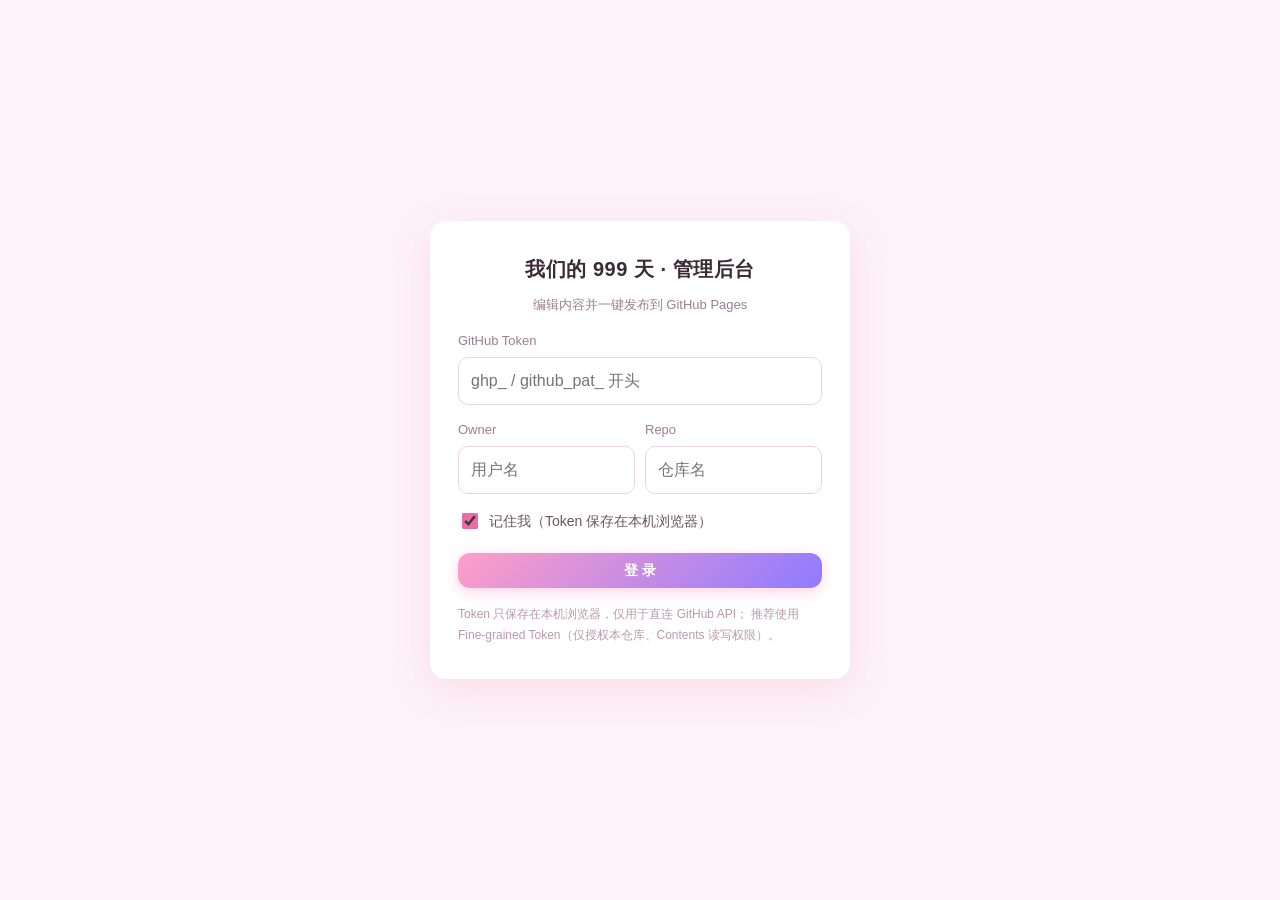
<file: admin.html>
<!DOCTYPE html>
<html lang="zh-CN">
<head>
  <meta charset="UTF-8">
  <meta name="viewport" content="width=device-width, initial-scale=1, viewport-fit=cover">
  <meta name="robots" content="noindex, nofollow">
  <title>管理后台 · 我们的 999 天</title>
  <link rel="stylesheet" href="css/admin.css?v=2">
  <script src="js/admin.js?v=2" defer></script>
</head>
<body>

  <!-- ========== 登录页 ========== -->
  <div class="login-wrap" id="loginView">
    <form class="login-card" id="loginForm" autocomplete="off">
      <h1 class="login-title">我们的 999 天 · 管理后台</h1>
      <p class="login-sub">编辑内容并一键发布到 GitHub Pages</p>

      <label class="field">GitHub Token
        <input type="password" id="tokenInput" placeholder="ghp_ / github_pat_ 开头"
               autocomplete="new-password" spellcheck="false">
      </label>

      <div class="field-row">
        <label class="field">Owner
          <input type="text" id="ownerInput" placeholder="用户名" spellcheck="false">
        </label>
        <label class="field">Repo
          <input type="text" id="repoInput" placeholder="仓库名" spellcheck="false">
        </label>
      </div>

      <label class="chk">
        <input type="checkbox" id="rememberChk" checked> 记住我（Token 保存在本机浏览器）
      </label>

      <button type="submit" class="btn btn-primary btn-block" id="loginBtn">登 录</button>

      <p class="login-note">Token 只保存在本机浏览器，仅用于直连 GitHub API；
        推荐使用 Fine-grained Token（仅授权本仓库、Contents 读写权限）。</p>
    </form>
  </div>

  <!-- ========== 编辑器 ========== -->
  <div id="editorView" hidden>
    <header class="topbar">
      <div class="topbar-inner">
        <div class="topbar-info">
          <span class="repo-label" id="repoLabel"></span>
          <span class="status" id="statusText">未登录</span>
        </div>
        <div class="topbar-actions">
          <a class="btn btn-ghost" id="siteLink" target="_blank" rel="noopener" hidden>查看站点</a>
          <button type="button" class="btn btn-ghost" id="logoutBtn">登出</button>
          <button type="button" class="btn btn-primary" id="publishBtn" disabled>发布上线</button>
        </div>
      </div>
    </header>

    <main class="editor loading" id="editorMain">

      <!-- 卡片 1：封面 hero -->
      <section class="card">
        <h2 class="card-title">封面</h2>
        <div id="heroPreview"></div>
        <label class="field">角标 badge
          <input type="text" id="heroBadge" placeholder="如 2024.01.19 ❤">
        </label>
        <label class="field">大数字 bigNumber
          <input type="text" id="heroBigNumber" placeholder="如 999">
        </label>
        <label class="field">主标题
          <input type="text" id="heroTitle">
        </label>
        <label class="field">副标题
          <input type="text" id="heroSubtitle">
        </label>
        <label class="field">滑动提示 scrollHint
          <input type="text" id="heroScrollHint">
        </label>
      </section>

      <!-- 卡片 2：纪念日 -->
      <section class="card">
        <h2 class="card-title">纪念日</h2>
        <label class="field">在一起的开始日期
          <input type="date" id="startDateInput">
        </label>
        <p class="day-preview">已在一起 <b id="dayCount">-</b> 天</p>
      </section>

      <!-- 卡片 3：页面列表 -->
      <section class="card">
        <h2 class="card-title">页面列表 <span class="card-sub">每屏一张卡片，从上到下依次展示</span></h2>
        <div id="pagesList"></div>
        <button type="button" class="btn-add" id="addPageBtn">＋ 添加一页</button>
      </section>

      <!-- 卡片 4：页脚 -->
      <section class="card">
        <h2 class="card-title">页脚</h2>
        <label class="field">页脚文字
          <input type="text" id="footerInput">
        </label>
      </section>

      <p class="foot-hint">修改后点右上角「发布上线」，约 1 分钟后访客可见。</p>
    </main>
  </div>

  <!-- 隐藏的选图输入框 + Toast 容器 -->
  <input type="file" id="imgInput" accept="image/*" hidden>
  <div class="toast-box" id="toastBox"></div>

</body>
</html>
</file>
<file: css/admin.css>
/* =========================================================
   「我们的999天」管理后台样式（独立于前台 style.css）
   浅粉主题 · 手机优先
   ========================================================= */
* { box-sizing: border-box; }

html { -webkit-text-size-adjust: 100%; }

body {
  margin: 0;
  background: #fdf2f8;
  color: #3b2b36;
  font: 15px/1.65 -apple-system, BlinkMacSystemFont, "PingFang SC",
    "Hiragino Sans GB", "Microsoft YaHei", "Segoe UI", sans-serif;
}

[hidden] { display: none !important; }

img { max-width: 100%; }

/* ---------- 按钮 ---------- */
.btn {
  display: inline-flex;
  align-items: center;
  justify-content: center;
  border: none;
  border-radius: 12px;
  padding: 9px 16px;
  font-family: inherit;
  font-size: 14px;
  font-weight: 600;
  line-height: 1.2;
  cursor: pointer;
  text-decoration: none;
  transition: opacity .15s ease, transform .15s ease;
}
.btn:active { transform: scale(.97); }

.btn-primary {
  background: linear-gradient(135deg, #ff9ec7, #8f7bff);
  color: #fff;
  box-shadow: 0 4px 14px rgba(255, 158, 199, .45);
}
.btn-primary:disabled {
  opacity: .45;
  cursor: not-allowed;
  box-shadow: none;
  transform: none;
}

.btn-ghost {
  background: #fff;
  border: 1px solid #f0cfdf;
  color: #b0447a;
}

.btn-block { width: 100%; }

.btn-icon {
  min-width: 30px;
  height: 30px;
  padding: 0 9px;
  border: 1px solid #f0cfdf;
  border-radius: 9px;
  background: #fff;
  color: #8d6b7d;
  font-family: inherit;
  font-size: 12px;
  font-weight: 600;
  line-height: 1;
  cursor: pointer;
}
.btn-icon:disabled { opacity: .35; cursor: default; }
.btn-del { color: #e11d48; border-color: #f6c6d4; }

/* ---------- 输入框 ---------- */
.field {
  display: block;
  margin-top: 14px;
  font-size: 13px;
  color: #9b7f8f;
}
.field input,
.page-card input,
.page-card textarea {
  width: 100%;
  margin-top: 6px;
  padding: 10px 12px;
  border: 1px solid #eed3e1;
  border-radius: 10px;
  background: #fff;
  color: #3b2b36;
  font-family: inherit;
  font-size: 16px; /* 16px 以上可避免 iOS 聚焦时自动放大 */
  line-height: 1.6;
}
.field input:focus,
.page-card input:focus,
.page-card textarea:focus {
  outline: none;
  border-color: #f7a8c9;
  box-shadow: 0 0 0 3px rgba(255, 158, 199, .22);
}
.page-card textarea { resize: none; overflow: hidden; min-height: 92px; }

/* ---------- 登录页 ---------- */
.login-wrap {
  min-height: 100vh;
  min-height: 100dvh;
  display: flex;
  align-items: center;
  justify-content: center;
  padding: 24px 16px calc(24px + env(safe-area-inset-bottom));
}
.login-card {
  width: 100%;
  max-width: 420px;
  background: #fff;
  border-radius: 16px;
  padding: 30px 24px;
  box-shadow: 0 10px 40px rgba(236, 72, 153, .13);
}
.login-title {
  margin: 0;
  font-size: 20px;
  text-align: center;
  letter-spacing: .5px;
}
.login-sub {
  margin: 8px 0 10px;
  text-align: center;
  font-size: 13px;
  color: #9b7f8f;
}
.field-row { display: flex; gap: 10px; }
.field-row .field { flex: 1; }

.chk {
  display: flex;
  align-items: center;
  gap: 8px;
  margin: 16px 0;
  font-size: 14px;
  color: #6d5560;
  cursor: pointer;
}
.chk input { width: 16px; height: 16px; accent-color: #ec6aa8; }

.login-card .btn-block { margin-top: 4px; }

.login-note {
  margin: 16px 0 0;
  font-size: 12px;
  line-height: 1.8;
  color: #b99aac;
}

/* ---------- 顶栏 ---------- */
.topbar {
  position: sticky;
  top: 0;
  z-index: 20;
  background: rgba(255, 255, 255, .9);
  -webkit-backdrop-filter: blur(10px);
  backdrop-filter: blur(10px);
  border-bottom: 1px solid #f6e0ec;
}
.topbar-inner {
  max-width: 720px;
  margin: 0 auto;
  padding: 10px 16px;
  display: flex;
  align-items: center;
  justify-content: space-between;
  flex-wrap: wrap;
  gap: 8px 12px;
}
.topbar-info {
  display: flex;
  flex-direction: column;
  min-width: 0;
}
.repo-label { font-size: 12px; font-weight: 700; color: #b0447a; }
.status { font-size: 12px; color: #9b7f8f; }
.topbar-actions {
  display: flex;
  align-items: center;
  gap: 8px;
  margin-left: auto;
}

/* ---------- 编辑区 ---------- */
.editor {
  max-width: 720px;
  margin: 0 auto;
  padding: 16px 16px calc(40px + env(safe-area-inset-bottom));
}
/* 数据加载中：整块只读 */
.editor.loading { pointer-events: none; opacity: .55; }

.card {
  background: #fff;
  border-radius: 16px;
  padding: 18px 16px;
  margin-bottom: 16px;
  box-shadow: 0 4px 20px rgba(236, 72, 153, .08);
}
.card-title {
  margin: 0 0 12px;
  font-size: 16px;
  display: flex;
  align-items: baseline;
  gap: 8px;
  flex-wrap: wrap;
}
.card-sub { font-size: 12px; font-weight: 400; color: #b99aac; }

/* 图片预览 + 悬浮「更换图片」按钮 */
.img-preview {
  position: relative;
  border-radius: 12px;
  overflow: hidden;
  background: #fbe4f0;
  aspect-ratio: 16 / 9;
  min-height: 150px; /* 不支持 aspect-ratio 时的兜底 */
}
.img-preview img {
  width: 100%;
  height: 100%;
  object-fit: cover;
  display: block;
}
.img-empty {
  position: absolute;
  inset: 0;
  display: flex;
  align-items: center;
  justify-content: center;
  font-size: 13px;
  color: #c98dae;
}
.img-broken::after {
  content: '图片加载失败';
  position: absolute;
  inset: 0;
  display: flex;
  align-items: center;
  justify-content: center;
  font-size: 13px;
  color: #c98dae;
}
.btn-change {
  position: absolute;
  right: 10px;
  bottom: 10px;
  padding: 7px 14px;
  border: none;
  border-radius: 999px;
  background: rgba(255, 255, 255, .93);
  color: #b0447a;
  font-family: inherit;
  font-size: 12px;
  font-weight: 600;
  line-height: 1;
  cursor: pointer;
  box-shadow: 0 2px 8px rgba(180, 80, 130, .28);
}

/* 纪念日实时预览 */
.day-preview {
  margin: 16px 0 0;
  padding: 12px 16px;
  background: #fdf7fb;
  border-radius: 12px;
  font-size: 14px;
  color: #6d5560;
}
.day-preview b {
  font-size: 26px;
  padding: 0 3px;
  background: linear-gradient(135deg, #ff9ec7, #8f7bff);
  -webkit-background-clip: text;
  background-clip: text;
  color: transparent;
}

/* 页面列表 */
.page-card {
  background: #fdf7fb;
  border: 1px solid #f3d9e8;
  border-radius: 16px;
  padding: 14px;
  margin-bottom: 14px;
}
.page-head {
  display: flex;
  align-items: center;
  justify-content: space-between;
  margin-bottom: 10px;
}
.page-num { font-size: 13px; font-weight: 700; color: #b0447a; }
.page-actions { display: flex; gap: 6px; }
.page-card input,
.page-card textarea { margin-top: 10px; }

.btn-add {
  width: 100%;
  margin-top: 2px;
  padding: 12px;
  border: 1.5px dashed #f0bcd4;
  border-radius: 12px;
  background: rgba(255, 255, 255, .65);
  color: #c2557f;
  font-family: inherit;
  font-size: 14px;
  font-weight: 600;
  line-height: 1.2;
  cursor: pointer;
}
.btn-add:hover { background: #fff; }

/* 页与页之间的「在此添加一页」分隔按钮（比底部追加按钮更轻量） */
.btn-insert {
  display: block;
  width: 100%;
  margin: -4px 0 10px;
  padding: 6px;
  border: 1px dashed #f3d9e8;
  border-radius: 10px;
  background: transparent;
  color: #cf9ab4;
  font-family: inherit;
  font-size: 12px;
  line-height: 1.2;
  cursor: pointer;
  transition: background .15s ease, color .15s ease, border-color .15s ease;
}
.btn-insert:hover,
.btn-insert:active {
  background: #fff;
  border-color: #f0bcd4;
  color: #c2557f;
}

.foot-hint {
  margin: 4px 0 0;
  text-align: center;
  font-size: 12px;
  color: #b99aac;
}

/* ---------- Toast ---------- */
.toast-box {
  position: fixed;
  left: 50%;
  bottom: calc(18px + env(safe-area-inset-bottom));
  transform: translateX(-50%);
  z-index: 100;
  display: flex;
  flex-direction: column;
  align-items: center;
  gap: 8px;
  width: max-content;
  max-width: 92vw;
  pointer-events: none;
}
.toast {
  max-width: 92vw;
  padding: 10px 18px;
  border-radius: 999px;
  color: #fff;
  font-size: 13px;
  box-shadow: 0 6px 20px rgba(0, 0, 0, .18);
  word-break: break-all;
  animation: toast-in .25s ease;
}
.toast-info { background: #5b6472; }
.toast-success { background: #16a34a; }
.toast-error { background: #e11d48; }
.toast.out {
  opacity: 0;
  transform: translateY(8px);
  transition: opacity .3s ease, transform .3s ease;
}
@keyframes toast-in {
  from { opacity: 0; transform: translateY(10px); }
  to { opacity: 1; transform: translateY(0); }
}

/* ---------- 稍宽屏幕 ---------- */
@media (min-width: 560px) {
  .card { padding: 22px 24px; }
  .page-card { padding: 16px 18px; }
  .login-card { padding: 32px 28px; }
}
</file>
